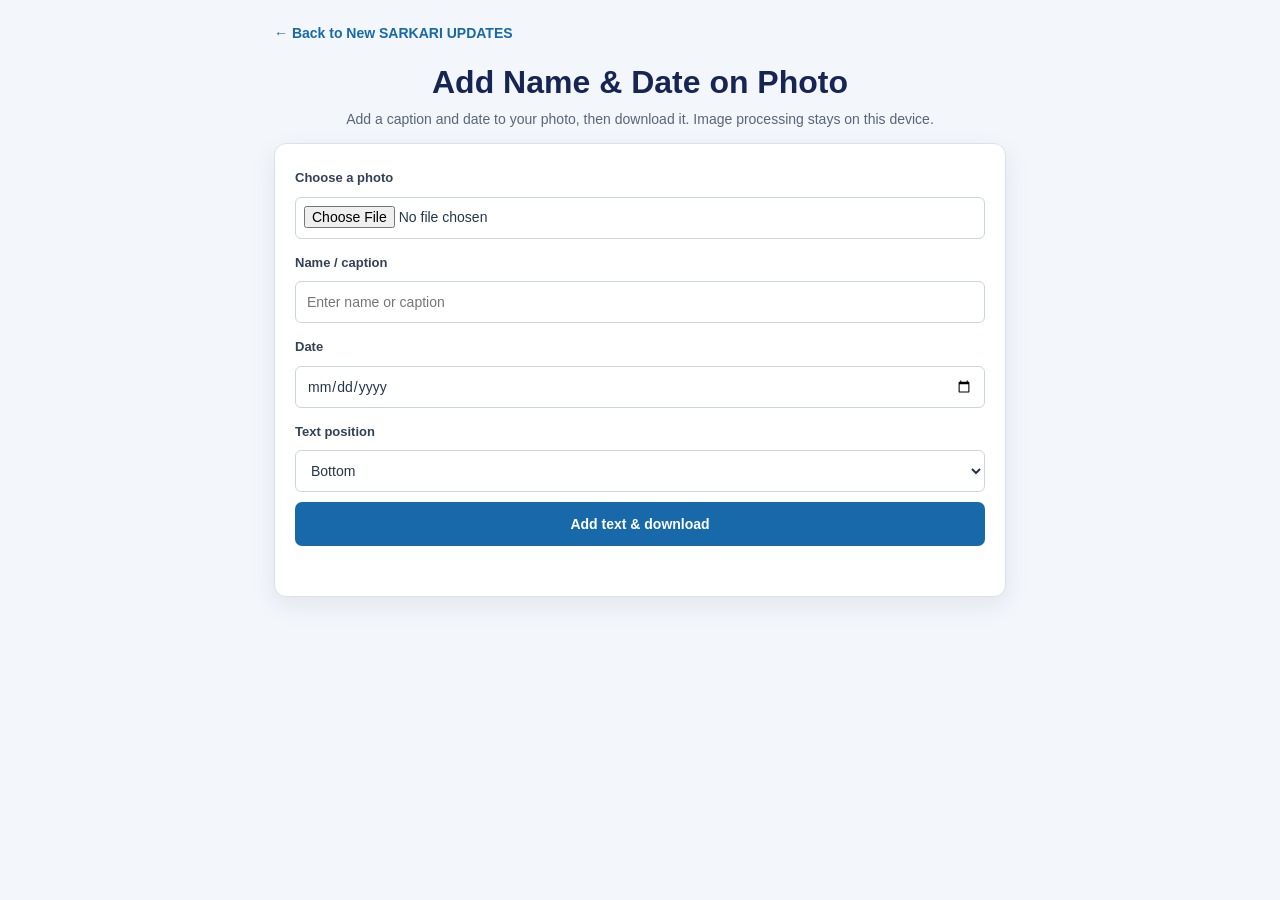
<file: add-name-date.html>
<!DOCTYPE html>
<html lang="en">
<head>
  <meta charset="UTF-8">
  <meta name="viewport" content="width=device-width, initial-scale=1">
  <meta name="description" content="Add a name and date to a photo in your browser.">
  <title>Add Name &amp; Date on Photo | New SARKARI UPDATES</title>
  <link rel="stylesheet" href="styles.css">
  <script src="script.js" defer></script>
</head>
<body class="signature-page">
  <main class="signature-page-wrap local-tool-page">
    <a class="signature-back-link" href="index.html">← Back to New SARKARI UPDATES</a>
    <header class="signature-tool-header"><h1>Add Name &amp; Date on Photo</h1><p>Add a caption and date to your photo, then download it. Image processing stays on this device.</p></header>
    <section class="signature-tool-card local-tool-card">
      <label class="local-tool-label" for="caption-image">Choose a photo</label>
      <input class="local-tool-input" id="caption-image" type="file" accept="image/jpeg,image/png,image/webp">
      <label class="local-tool-label" for="caption-name">Name / caption</label>
      <input class="local-tool-input" id="caption-name" type="text" maxlength="80" placeholder="Enter name or caption">
      <label class="local-tool-label" for="caption-date">Date</label>
      <input class="local-tool-input" id="caption-date" type="date">
      <label class="local-tool-label" for="caption-position">Text position</label>
      <select class="local-tool-input" id="caption-position"><option value="bottom">Bottom</option><option value="top">Top</option></select>
      <img class="local-tool-preview" id="caption-preview" alt="Photo preview" hidden>
      <button class="local-tool-primary" id="caption-download" type="button">Add text &amp; download</button>
      <p class="local-tool-status" id="caption-status" role="status" aria-live="polite"></p>
    </section>
  </main>
</body>
</html>
</file>
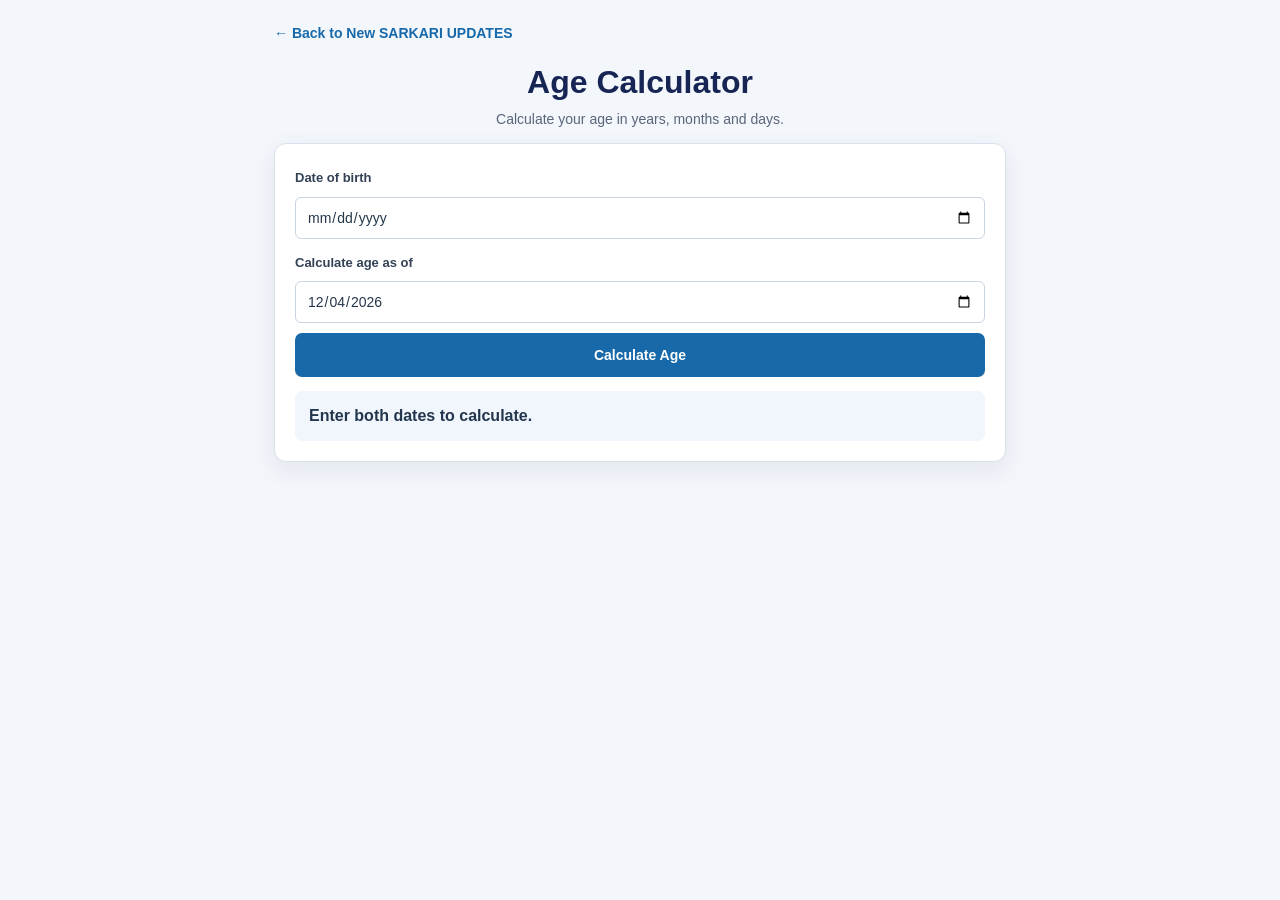
<file: age-calculator.html>
<!DOCTYPE html>
<html lang="en">
<head>
  <meta charset="UTF-8">
  <meta name="viewport" content="width=device-width, initial-scale=1">
  <meta name="description" content="Calculate age between two dates.">
  <title>Age Calculator | New SARKARI UPDATES</title>
  <link rel="stylesheet" href="styles.css">
  <script src="script.js" defer></script>
</head>
<body class="signature-page">
  <main class="signature-page-wrap local-tool-page">
    <a class="signature-back-link" href="index.html">← Back to New SARKARI UPDATES</a>
    <header class="signature-tool-header"><h1>Age Calculator</h1><p>Calculate your age in years, months and days.</p></header>
    <section class="signature-tool-card local-tool-card">
      <label class="local-tool-label" for="age-dob">Date of birth</label>
      <input class="local-tool-input" id="age-dob" type="date">
      <label class="local-tool-label" for="age-as-of">Calculate age as of</label>
      <input class="local-tool-input" id="age-as-of" type="date">
      <button class="local-tool-primary" id="calculate-age" type="button">Calculate Age</button>
      <p class="local-tool-result" id="age-result" role="status" aria-live="polite">Enter both dates to calculate.</p>
    </section>
  </main>
</body>
</html>
</file>
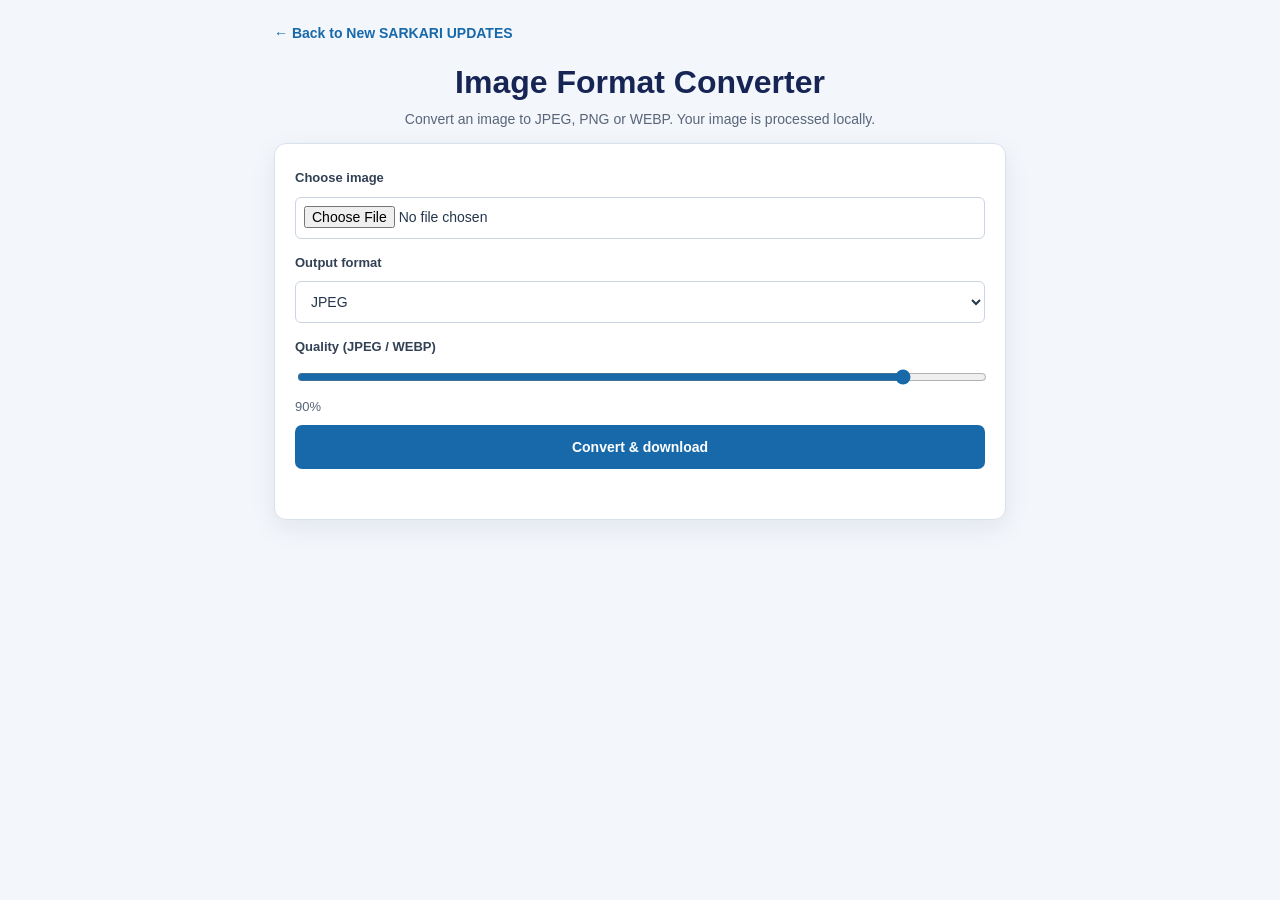
<file: image-format.html>
<!DOCTYPE html>
<html lang="en">
<head>
  <meta charset="UTF-8">
  <meta name="viewport" content="width=device-width, initial-scale=1">
  <meta name="description" content="Convert an image to JPEG, PNG or WEBP locally in your browser.">
  <title>Image Format Converter | New SARKARI UPDATES</title>
  <link rel="stylesheet" href="styles.css">
  <script src="script.js" defer></script>
</head>
<body class="signature-page">
  <main class="signature-page-wrap local-tool-page">
    <a class="signature-back-link" href="index.html">← Back to New SARKARI UPDATES</a>
    <header class="signature-tool-header"><h1>Image Format Converter</h1><p>Convert an image to JPEG, PNG or WEBP. Your image is processed locally.</p></header>
    <section class="signature-tool-card local-tool-card">
      <label class="local-tool-label" for="format-image">Choose image</label>
      <input class="local-tool-input" id="format-image" type="file" accept="image/jpeg,image/png,image/webp">
      <label class="local-tool-label" for="format-type">Output format</label>
      <select class="local-tool-input" id="format-type"><option value="image/jpeg">JPEG</option><option value="image/png">PNG</option><option value="image/webp">WEBP</option></select>
      <label class="local-tool-label" for="format-quality">Quality (JPEG / WEBP)</label>
      <input class="local-tool-input" id="format-quality" type="range" min="10" max="100" value="90">
      <span class="local-tool-help" id="format-quality-value">90%</span>
      <button class="local-tool-primary" id="format-download" type="button">Convert &amp; download</button>
      <p class="local-tool-status" id="format-status" role="status" aria-live="polite"></p>
    </section>
  </main>
</body>
</html>
</file>
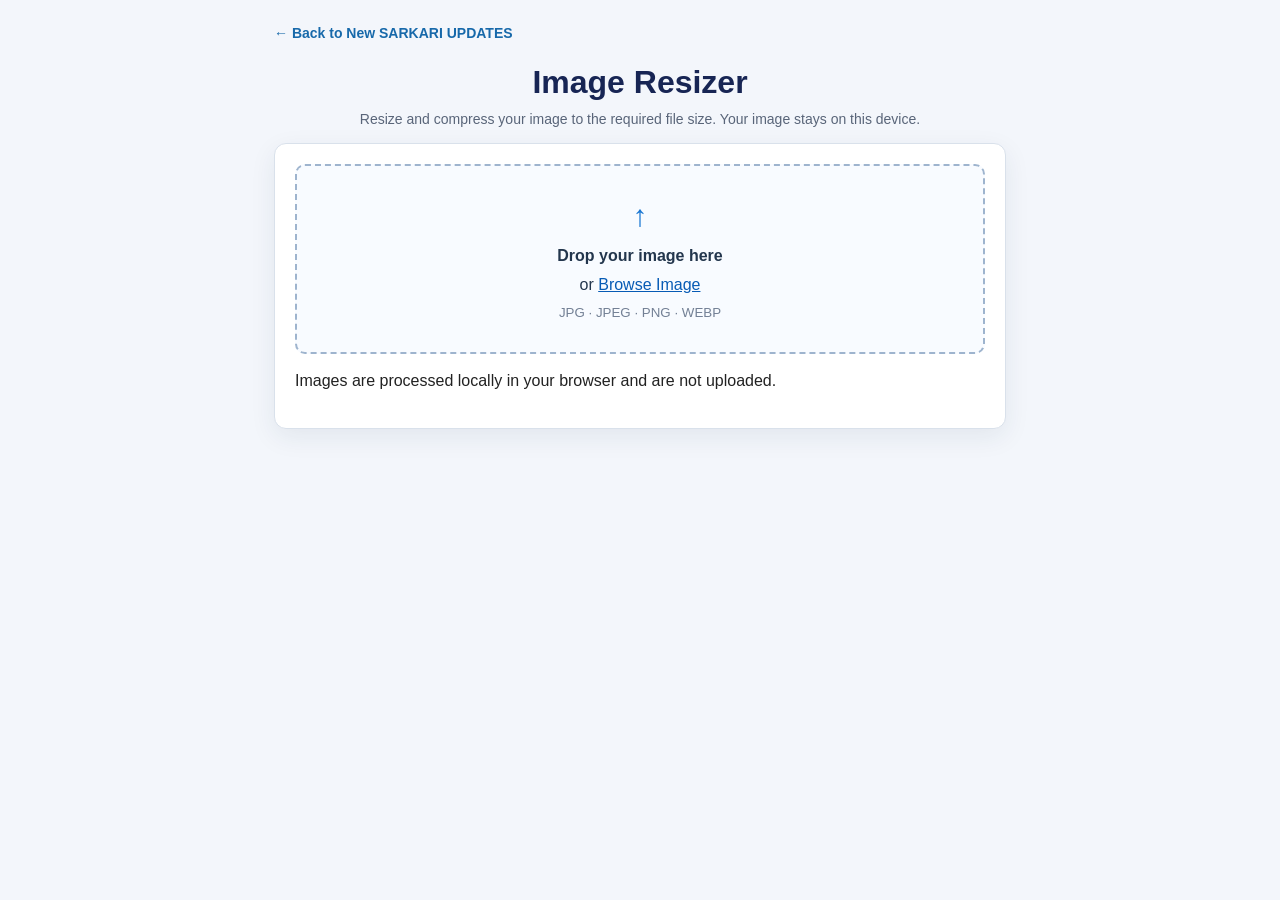
<file: image-resizer.html>
<!DOCTYPE html>
<html lang="en">
<head>
  <meta charset="UTF-8">
  <meta name="viewport" content="width=device-width, initial-scale=1">
  <meta name="description" content="Resize and compress an image to a target file size in your browser.">
  <title>Image Resizer | New SARKARI UPDATES</title>
  <link rel="stylesheet" href="styles.css">
  <script src="script.js" defer></script>
</head>
<body class="signature-page">
  <main class="signature-page-wrap image-resizer-page">
    <a class="signature-back-link" href="index.html">← Back to New SARKARI UPDATES</a>
    <header class="signature-tool-header">
      <h1>Image Resizer</h1>
      <p>Resize and compress your image to the required file size. Your image stays on this device.</p>
    </header>

    <section class="signature-tool-card image-resizer-card" aria-label="Image resizer">
      <label class="signature-upload" id="image-drop-area" for="image-file-input">
        <span class="signature-upload-icon" aria-hidden="true">↑</span>
        <strong>Drop your image here</strong>
        <span>or <span class="signature-browse">Browse Image</span></span>
        <small>JPG · JPEG · PNG · WEBP</small>
        <input id="image-file-input" type="file" accept="image/jpeg,image/png,image/webp" hidden>
      </label>

      <div class="image-resizer-workspace" id="image-workspace" hidden>
        <div class="image-resizer-file-row">
          <div>
            <strong id="image-file-name">Image</strong>
            <span id="image-file-info"></span>
          </div>
          <button class="image-secondary-button" type="button" id="image-change-button">Change</button>
        </div>

        <div class="image-resizer-preview-wrap">
          <img id="image-preview" alt="Selected image preview">
        </div>

        <div class="image-settings">
          <h2>Choose Target Size</h2>
          <div class="image-size-presets" aria-label="Target size presets">
            <button type="button" data-image-kb="10">10 KB</button>
            <button type="button" data-image-kb="20">20 KB</button>
            <button type="button" data-image-kb="30">30 KB</button>
            <button type="button" data-image-kb="40">40 KB</button>
            <button type="button" data-image-kb="50">50 KB</button>
            <button type="button" data-image-kb="100">100 KB</button>
            <button type="button" data-image-kb="200">200 KB</button>
            <button type="button" data-image-kb="500">500 KB</button>
          </div>

          <div class="image-manual-size">
            <label for="image-target-kb"><strong>Manual Size</strong><small>Enter a target between 5 KB and 5000 KB.</small></label>
            <div class="image-manual-controls">
              <div class="image-kb-input"><input id="image-target-kb" type="number" min="5" max="5000" step="1" value="20" inputmode="numeric"><span>KB</span></div>
              <button type="button" id="image-set-target">Set</button>
            </div>
          </div>

          <p class="image-selected-target">Target size: <strong id="image-target-label">20 KB</strong></p>
          <button class="image-resize-button" type="button" id="image-resize-button" disabled>
            <span id="image-resize-label">Resize Image</span>
            <span class="image-resize-spinner" id="image-resize-spinner" hidden aria-hidden="true"></span>
          </button>
          <div class="image-progress" id="image-progress" hidden role="status" aria-live="polite">Preparing image…</div>
          <p class="image-resizer-error" id="image-error" role="status" aria-live="polite"></p>
        </div>

        <section class="image-result" id="image-result" hidden aria-labelledby="image-result-title">
          <div class="image-result-check" aria-hidden="true">✓</div>
          <h2 id="image-result-title">Image Resized Successfully</h2>
          <p>Your image is ready to download.</p>
          <div class="image-result-sizes">
            <div><small>Original</small><strong id="image-original-result">—</strong></div>
            <span aria-hidden="true">→</span>
            <div><small>New Size</small><strong id="image-new-result">—</strong></div>
          </div>
          <a class="image-download-button" id="image-download" download="resized-image.jpg">↓ Download Image</a>
          <button class="image-another-button" type="button" id="image-another-button">Resize Another Image</button>
        </section>
      </div>
      <p class="image-privacy-note">Images are processed locally in your browser and are not uploaded.</p>
    </section>
  </main>
</body>
</html>
</file>
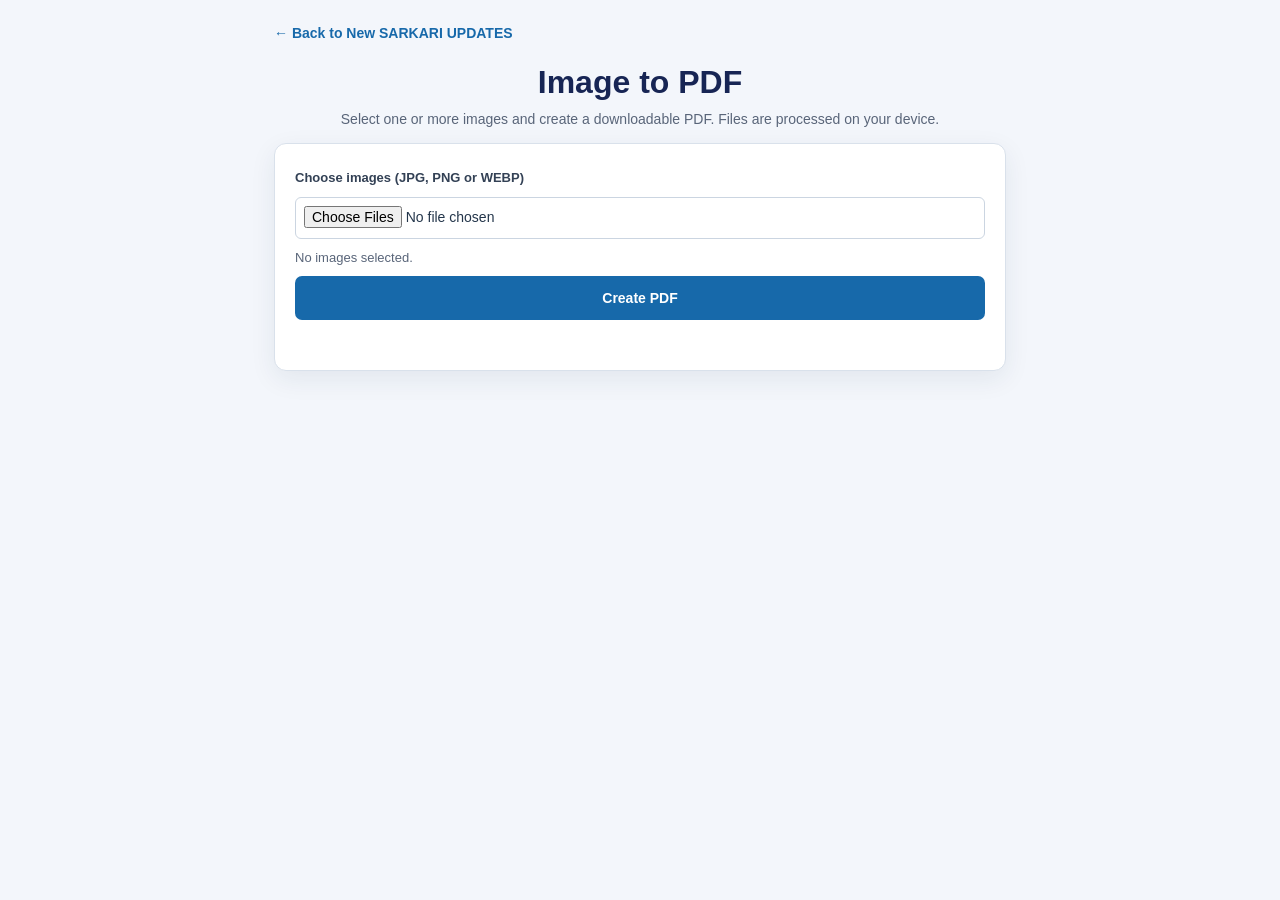
<file: image-to-pdf.html>
<!DOCTYPE html>
<html lang="en">
<head>
  <meta charset="UTF-8">
  <meta name="viewport" content="width=device-width, initial-scale=1">
  <meta name="description" content="Convert images into a PDF document locally in your browser.">
  <title>Image to PDF | New SARKARI UPDATES</title>
  <link rel="stylesheet" href="styles.css">
  <script src="script.js" defer></script>
</head>
<body class="signature-page">
  <main class="signature-page-wrap local-tool-page">
    <a class="signature-back-link" href="index.html">← Back to New SARKARI UPDATES</a>
    <header class="signature-tool-header"><h1>Image to PDF</h1><p>Select one or more images and create a downloadable PDF. Files are processed on your device.</p></header>
    <section class="signature-tool-card local-tool-card">
      <label class="local-tool-label" for="pdf-images">Choose images (JPG, PNG or WEBP)</label>
      <input class="local-tool-input" id="pdf-images" type="file" accept="image/jpeg,image/png,image/webp" multiple>
      <p class="local-tool-help" id="pdf-file-list">No images selected.</p>
      <button class="local-tool-primary" id="make-pdf" type="button">Create PDF</button>
      <p class="local-tool-status" id="pdf-status" role="status" aria-live="polite"></p>
    </section>
  </main>
</body>
</html>
</file>
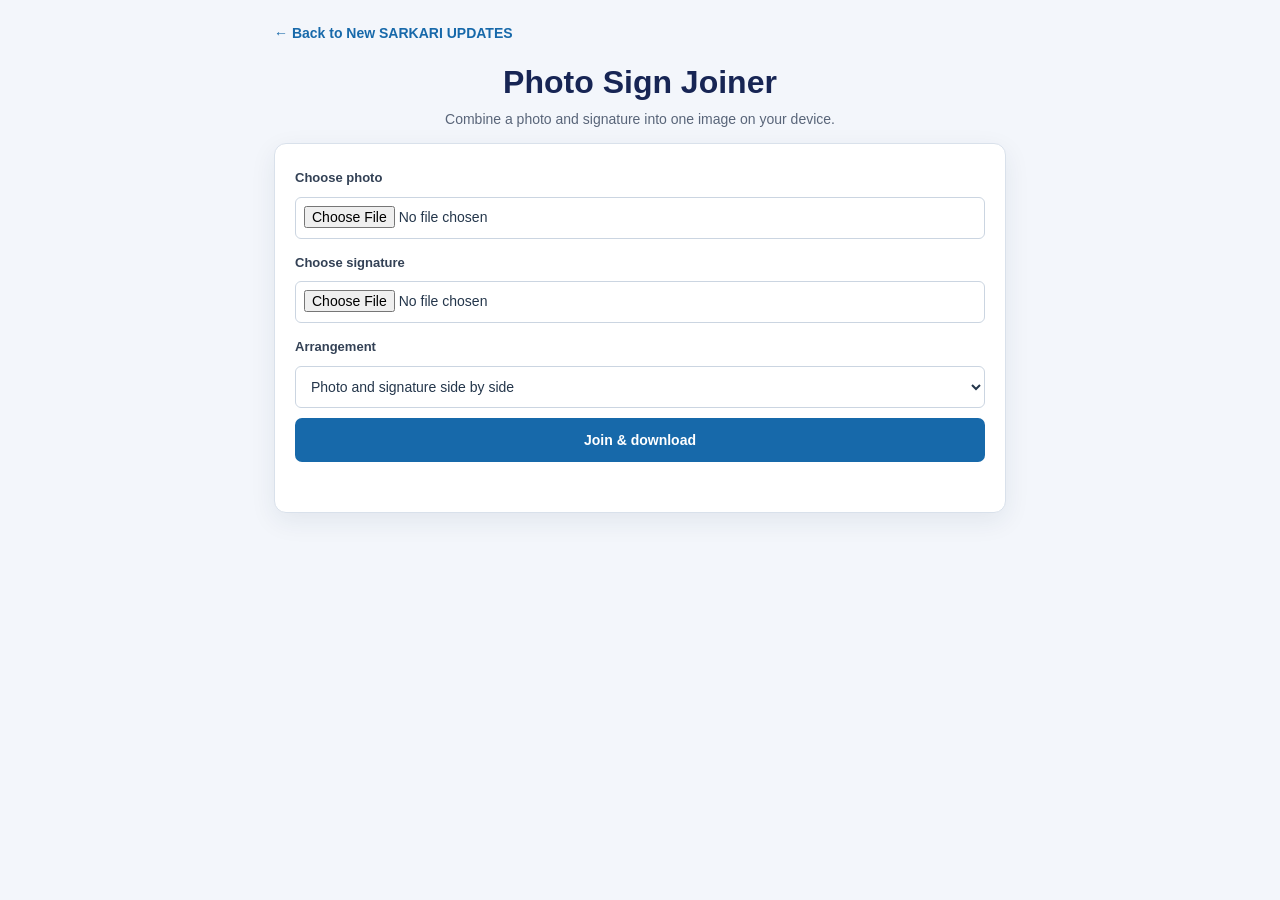
<file: photo-sign-joiner.html>
<!DOCTYPE html>
<html lang="en">
<head>
  <meta charset="UTF-8">
  <meta name="viewport" content="width=device-width, initial-scale=1">
  <meta name="description" content="Join a photo and signature into one image locally in your browser.">
  <title>Photo Sign Joiner | New SARKARI UPDATES</title>
  <link rel="stylesheet" href="styles.css">
  <script src="script.js" defer></script>
</head>
<body class="signature-page">
  <main class="signature-page-wrap local-tool-page">
    <a class="signature-back-link" href="index.html">← Back to New SARKARI UPDATES</a>
    <header class="signature-tool-header"><h1>Photo Sign Joiner</h1><p>Combine a photo and signature into one image on your device.</p></header>
    <section class="signature-tool-card local-tool-card">
      <label class="local-tool-label" for="join-photo">Choose photo</label>
      <input class="local-tool-input" id="join-photo" type="file" accept="image/jpeg,image/png,image/webp">
      <label class="local-tool-label" for="join-signature">Choose signature</label>
      <input class="local-tool-input" id="join-signature" type="file" accept="image/jpeg,image/png,image/webp">
      <label class="local-tool-label" for="join-layout">Arrangement</label>
      <select class="local-tool-input" id="join-layout"><option value="horizontal">Photo and signature side by side</option><option value="vertical">Photo above signature</option></select>
      <button class="local-tool-primary" id="join-download" type="button">Join &amp; download</button>
      <p class="local-tool-status" id="join-status" role="status" aria-live="polite"></p>
    </section>
  </main>
</body>
</html>
</file>
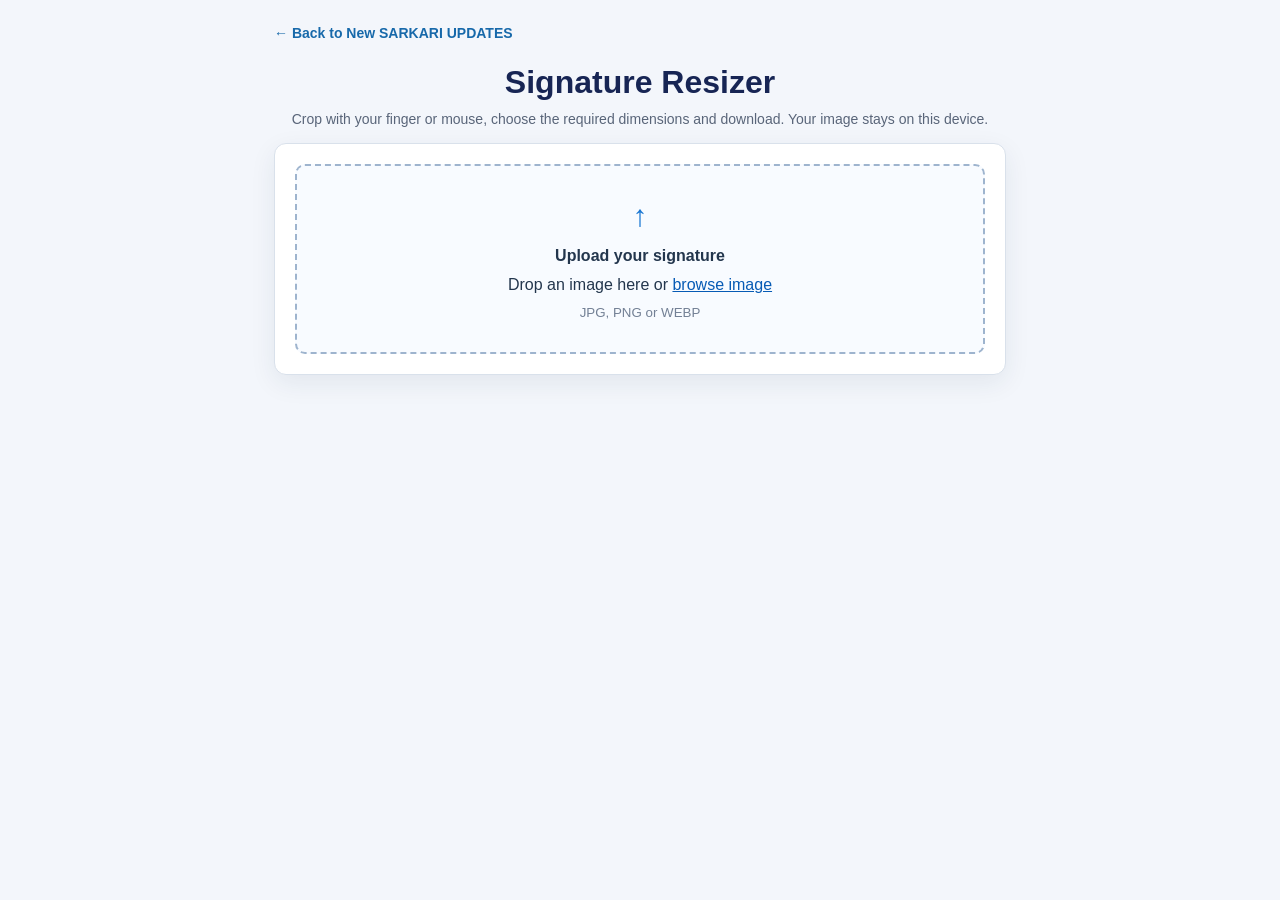
<file: signature-resizer.html>
<!DOCTYPE html>
<html lang="en">
<head>
  <meta charset="UTF-8">
  <meta name="viewport" content="width=device-width, initial-scale=1">
  <meta name="description" content="Resize, crop and compress a signature image in your browser.">
  <title>Signature Resizer | New SARKARI UPDATES</title>
  <link rel="stylesheet" href="styles.css">
  <script src="script.js" defer></script>
</head>
<body class="signature-page">
  <main class="signature-page-wrap">
    <a class="signature-back-link" href="index.html">← Back to New SARKARI UPDATES</a>
    <header class="signature-tool-header">
      <h1>Signature Resizer</h1>
      <p>Crop with your finger or mouse, choose the required dimensions and download. Your image stays on this device.</p>
    </header>

    <section class="signature-tool-card" aria-label="Signature image editor">
      <label class="signature-upload" id="signature-drop-area" for="signature-file">
        <span class="signature-upload-icon" aria-hidden="true">↑</span>
        <strong>Upload your signature</strong>
        <span>Drop an image here or <span class="signature-browse">browse image</span></span>
        <small>JPG, PNG or WEBP</small>
        <input id="signature-file" type="file" accept="image/jpeg,image/png,image/webp" hidden>
      </label>

      <div class="signature-editor" id="signature-editor" hidden>
        <p class="signature-file-info" id="signature-file-info"></p>
        <div class="signature-preview-wrap" id="signature-preview-wrap">
          <canvas id="signature-preview" aria-label="Signature preview. Drag to select a crop area."></canvas>
          <span class="signature-crop-hint" id="signature-crop-hint" hidden>Drag on the image to select a crop area</span>
        </div>
        <div class="signature-actions signature-edit-actions">
          <button type="button" id="signature-crop-toggle" aria-pressed="false">✂ Crop</button>
          <button type="button" id="signature-crop-apply" disabled>Apply crop</button>
          <button type="button" id="signature-rotate-left" aria-label="Rotate left">↶ Rotate left</button>
          <button type="button" id="signature-rotate-right" aria-label="Rotate right">Rotate right ↷</button>
        </div>

        <div class="signature-controls signature-unit-controls">
          <label>Units
            <select id="signature-unit">
              <option value="px">Pixels (px)</option>
              <option value="cm">Centimeters (cm)</option>
              <option value="in">Inches (in)</option>
            </select>
          </label>
          <label>Width<input id="signature-width" type="number" min="0.01" step="any" value="140"></label>
          <label>Height<input id="signature-height" type="number" min="0.01" step="any" value="60"></label>
          <label>DPI<input id="signature-dpi" type="number" min="1" max="2400" step="1" value="200"></label>
          <label>Target size (KB)<input id="signature-size" type="number" min="1" step="0.1" value="20"></label>
        </div>
        <label class="signature-ratio"><input id="signature-ratio" type="checkbox" checked> Maintain aspect ratio</label>

        <div class="signature-actions">
          <button type="button" class="signature-primary" id="signature-process">Resize &amp; compress</button>
          <button type="button" class="signature-reset" id="signature-reset">Choose another image</button>
        </div>
        <p class="signature-status" id="signature-status" role="status" aria-live="polite"></p>
        <a class="signature-download" id="signature-download" hidden download="resized-signature.jpg">Download signature</a>
      </div>
    </section>
  </main>
</body>
</html>
</file>
<file: styles.css>
:root{color-scheme:light;--red:#ae173d;--ink:#222;--blue:#071c91;--border:#d1d1d1}*{box-sizing:border-box}html{scroll-behavior:smooth}body{margin:0;background:#fff;color:var(--ink);font-family:Arial,Helvetica,sans-serif;line-height:1.35}a{color:#0000c8}a:hover,a:focus-visible{color:#b0173c}.site-header{background:var(--red)}.brand-row{max-width:1080px;height:142px;margin:0 auto;padding:12px 24px;display:flex;align-items:center;position:relative}.brand-mark{width:100px;height:100px;display:grid;place-items:center;border:5px double #e9c9d4;border-radius:50%;background:#f0f0f0;color:#102b75;font-family:Georgia,serif;font-size:29px;font-weight:800;text-decoration:none;box-shadow:0 0 0 5px rgba(255,255,255,.16)}.brand-mark.has-image{border:0;border-radius:0;background:transparent;box-shadow:none}.brand-mark img{width:100%;height:100%;object-fit:contain}.brand-copy{position:absolute;left:50%;transform:translateX(-50%);text-align:center;white-space:nowrap;color:#fff}.brand-title{color:#fff;font-size:clamp(24px,4vw,34px);font-weight:800;text-decoration:none}.brand-copy p{margin:0;font-size:14px;font-weight:700}.main-nav{min-height:39px;display:flex;justify-content:center;flex-wrap:wrap;background:#050505}.main-nav a{min-height:39px;padding:10px 13px;color:#fff;border-right:1px solid #666;font-size:14px;text-decoration:none}.main-nav a:hover,.main-nav a:focus-visible{background:#eee;color:#111}.menu-toggle{display:none}.header-tools{display:flex;gap:10px;overflow-x:auto;padding:9px max(12px,calc((100% - 1080px)/2));background:#f6f8fb;border-bottom:1px solid #e2e7ed;scrollbar-width:thin}.header-tools a,.tools-list a{flex:0 0 auto;padding:6px 12px;border-radius:20px;background:#2d9699;color:#fff;font-size:12px;text-decoration:none;white-space:nowrap}.header-tools a:hover,.header-tools a:focus-visible,.tools-list a:hover,.tools-list a:focus-visible{background:#248585;color:#fff}.page-wrap{width:min(1080px,100%);margin:0 auto;padding:10px 0 20px}.intro{padding:3px 14px 0;text-align:center}.intro h1{margin:0 0 20px;color:var(--blue);font-family:Georgia,'Times New Roman',serif;font-size:clamp(19px,2.5vw,22px)}.welcome{margin:0 0 14px;color:#b00000;font-size:14px}.quick-links{margin:0 0 13px;font-size:14px}.quick-links span{margin:0 4px;color:#c40000}.ticker{overflow:hidden;margin:0 0 13px;padding:6px 0;border-top:1px solid #eee;border-bottom:1px solid #eee}.ticker-track{width:max-content;display:flex;align-items:center;gap:7px;animation:ticker-scroll 32s linear infinite;white-space:nowrap;font-family:Georgia,'Times New Roman',serif;font-size:15px}.ticker-track a{color:#0000c8}.ticker:hover .ticker-track{animation-play-state:paused}@keyframes ticker-scroll{to{transform:translateX(-50%)}}.featured-grid{display:grid;grid-template-columns:repeat(4,1fr);gap:3px;margin:0 8px 13px}.featured-grid a{min-height:54px;display:grid;place-items:center;padding:7px;border:2px solid #fff;color:#fff;text-align:center;text-decoration:none;font-size:13px;font-weight:700;line-height:1.15;background:#8d9200}.featured-grid a:nth-child(2){background:#1d2fc8}.featured-grid a:nth-child(3){background:#ff6800}.featured-grid a:nth-child(4){background:#a90000}.featured-grid a:nth-child(5){background:#ff3212}.featured-grid a:nth-child(6){background:#087500}.featured-grid a:nth-child(7){background:#dc27aa}.featured-grid a:nth-child(8){background:#1976d2}.featured-grid a:hover{filter:brightness(.88)}.tools-section{margin:0 8px 16px;border:1px solid #e4a333;scroll-margin-top:10px}.tools-list{display:flex;gap:10px;overflow-x:auto;padding:12px;scrollbar-width:thin}.tools-list a{padding:7px 12px;font-size:13px}.updates-grid{display:grid;grid-template-columns:repeat(3,minmax(0,1fr));align-items:stretch;gap:14px;margin:0 0 20px}#result{grid-column:1;grid-row:1}#admit-card{grid-column:2;grid-row:1}#latest-jobs{grid-column:3;grid-row:1}.updates-section{min-width:0;display:flex;flex-direction:column;overflow:hidden;border:1px solid #e4a333;border-radius:7px;background:#fff;box-shadow:0 3px 12px rgba(28,39,56,.07);scroll-margin-top:10px}.primary-update-section{border-color:#d99b2b}.section-title{margin:0;padding:9px 10px;background:var(--red);color:#fff;text-align:center;font-size:20px;line-height:1.3}.update-list{flex:1;min-height:200px;margin:0;padding:12px 14px 4px 31px}.update-list li{margin:0 0 12px;padding-left:2px;font-size:14px;line-height:1.4;overflow-wrap:anywhere}.update-list a{text-decoration:underline;text-decoration-thickness:1px;text-underline-offset:2px}.view-more{display:block;margin:auto 10px 10px;padding:8px 10px;border-radius:5px;background:#f5f7fb;text-align:right;font-size:13px;font-weight:700;text-decoration:none}.view-more:hover,.view-more:focus-visible{background:#edf1f8;text-decoration:underline}.notice{margin:18px 8px 10px;padding:10px 12px;border:0;background:#fff;color:#c40000;text-align:center;font-family:Georgia,'Times New Roman',serif;font-size:14px;line-height:1.25}.notice a{display:none}.footer-brand{display:grid;justify-items:center;gap:8px;margin:12px 8px 8px}.footer-brand a{display:inline-flex;max-width:100%;align-items:center;justify-content:center}.footer-brand img{display:block;width:auto;height:auto;max-width:min(250px,72vw);max-height:230px;object-fit:contain}#footer-brand-image[hidden]{display:none}.footer-brand strong{color:#172554;font-family:Georgia,'Times New Roman',serif;font-size:clamp(18px,4vw,26px);letter-spacing:.04em;text-align:center}.trademark-note{max-width:900px;margin:4px auto 18px;padding:0 14px;color:#c40000;text-align:center;font-family:Georgia,'Times New Roman',serif;font-size:14px;line-height:1.35}.site-footer{padding:24px 16px 0;background:#10182f;color:#f5f7fb;font-size:14px}.footer-columns{width:min(900px,100%);display:grid;grid-template-columns:repeat(3,minmax(0,1fr));gap:32px;margin:0 auto;padding:0 8px 24px}.footer-columns section{min-width:0;display:flex;flex-direction:column;align-items:flex-start;gap:8px}.footer-columns h2{margin:0 0 5px;padding-bottom:5px;border-bottom:1px solid #d99b2b;color:#fff;font-size:16px}.footer-columns a{color:#f5f7fb;font-size:13px;text-decoration:none}.footer-columns a:hover,.footer-columns a:focus-visible{color:#ffd36e;text-decoration:underline}.footer-copyright{margin:0 -16px;padding:12px 16px;border-top:1px solid #536078;text-align:center;font-family:Georgia,'Times New Roman',serif;font-size:16px;font-weight:700}.signature-tool{max-width:760px;margin:22px auto;padding:0 12px;scroll-margin-top:16px}.signature-tool-header{margin-bottom:14px;text-align:center}.signature-tool-header h2{margin:0 0 5px;color:#172554;font-size:24px}.signature-tool-header p{margin:0;color:#596579;font-size:14px}.signature-tool-card{padding:20px;border:1px solid #d9e1eb;border-radius:12px;background:#fff;box-shadow:0 8px 26px rgba(25,45,75,.08)}.signature-page{min-height:100vh;background:#f3f6fb}.signature-page-wrap{width:min(760px,100%);margin:0 auto;padding:22px 14px 40px}.signature-back-link{display:inline-block;margin-bottom:18px;color:#1769aa;font-size:14px;font-weight:700;text-decoration:none}.signature-page .signature-tool-header h1{margin:0 0 6px;color:#172554;font-size:clamp(24px,5vw,32px)}.signature-page .signature-tool-card{padding:20px}.signature-upload{min-height:190px;display:flex;flex-direction:column;align-items:center;justify-content:center;gap:8px;border:2px dashed #9eb4ce;border-radius:10px;background:#f8fbff;color:#23364d;cursor:pointer;text-align:center}.signature-upload.is-dragging{border-color:#1976d2;background:#edf6ff}.signature-upload-icon{color:#1976d2;font-size:30px;font-weight:700}.signature-upload small{color:#738095}.signature-browse{color:#075bb5;text-decoration:underline}.signature-editor[hidden],.signature-download[hidden]{display:none}.signature-preview-wrap{position:relative;min-height:170px;max-height:52vh;display:grid;place-items:center;overflow:hidden;border:1px solid #e3e8ef;border-radius:8px;background:repeating-conic-gradient(#f5f7fa 0% 25%,#fff 0% 50%) 50%/18px 18px;touch-action:none}#signature-preview{display:block;width:auto;height:auto;max-width:100%;max-height:52vh;object-fit:contain;touch-action:none}#signature-preview.is-cropping{cursor:crosshair}.signature-file-info{margin:10px 0 16px;color:#596579;font-size:13px;overflow-wrap:anywhere}.signature-controls{display:grid;grid-template-columns:repeat(3,minmax(0,1fr));gap:12px}.signature-controls label,.admin-form>label,.admin-field-row label{display:grid;gap:6px;color:#334155;font-size:13px;font-weight:700}.signature-controls input,.local-tool-input{width:100%;min-width:0;padding:9px 10px;border:1px solid #cbd5e1;border-radius:6px;background:#fff;color:#24364b;font:14px Arial,sans-serif}.signature-ratio{display:inline-flex;align-items:center;gap:7px;margin:13px 0;color:#475569;font-size:13px}.signature-ratio input{accent-color:#1769aa}.signature-actions,.admin-actions{display:flex;align-items:center;flex-wrap:wrap;gap:9px}.signature-actions button,.signature-reset,.signature-download,.image-secondary-button{min-height:40px;padding:9px 13px;border:1px solid #cbd5e1;border-radius:6px;background:#fff;color:#24364b;font:700 13px Arial,sans-serif;cursor:pointer;text-decoration:none}.signature-actions .signature-primary,.signature-download{border-color:#1769aa;background:#1769aa;color:#fff}.signature-download{display:inline-flex;align-items:center;margin-top:8px}.signature-status,.local-tool-status{min-height:20px;margin:12px 0 0;color:#475569;font-size:13px;overflow-wrap:anywhere}.signature-status.is-error{color:#b42318}.signature-reset{margin-top:8px}.signature-tool-launch{text-align:center}.signature-tool-launch h2{margin:0 0 8px;color:#172554}.signature-tool-launch p{margin:0 0 16px;color:#596579}.signature-launch-link{display:inline-flex;align-items:center;justify-content:center;min-height:42px;padding:10px 18px;border-radius:7px;background:#1769aa;color:#fff;font-weight:700;text-decoration:none}.signature-launch-link:hover,.signature-launch-link:focus-visible{background:#12568c;color:#fff}.local-tool-page{max-width:760px}.local-tool-card{display:grid;gap:10px}.local-tool-label{display:block;margin-top:5px;color:#334155;font-size:13px;font-weight:700}.local-tool-input{min-height:42px;padding:9px 11px}.local-tool-input[type=file]{padding:8px}.local-tool-input[type=range]{min-height:auto;padding:0;accent-color:#1769aa}.local-tool-primary{min-height:44px;padding:10px 16px;border:0;border-radius:7px;background:#1769aa;color:#fff;font:700 14px Arial,sans-serif;cursor:pointer}.local-tool-primary:hover,.local-tool-primary:focus-visible{background:#12568c}.local-tool-help,.local-tool-status{margin:0;color:#596579;font-size:13px;overflow-wrap:anywhere}.local-tool-result{margin:4px 0 0;padding:14px;border-radius:7px;background:#f1f6fc;color:#23364d;font-weight:700}.local-tool-preview{display:block;max-width:100%;max-height:360px;margin:8px auto;object-fit:contain;border:1px solid #e3e8ef;border-radius:7px}.local-tool-preview[hidden]{display:none}.notice-page{min-height:100vh;background:#fff;font-family:Arial,Helvetica,sans-serif}.notice-site-header{min-height:46px;display:flex;justify-content:space-between;align-items:center;gap:12px;padding:10px max(16px,calc((100% - 1080px)/2));background:#ae173d}.notice-site-header a{color:#fff;font-size:13px;font-weight:700;text-decoration:none}.notice-detail{width:min(1000px,calc(100% - 32px));margin:20px auto 40px;color:#24364b}.notice-breadcrumb{margin-bottom:14px;color:#64748b;font-size:13px}.notice-breadcrumb a{color:#1769aa}.notice-heading{display:grid;grid-template-columns:130px minmax(0,1fr);column-gap:18px;padding:12px 14px 18px;border:1px solid #d7dce2;border-bottom:0}.notice-organization{grid-column:1;grid-row:1/span 2;margin:5px 0;color:#b0173c;font-family:Georgia,serif;font-size:13px;text-align:center}.notice-heading h1{margin:0 0 10px;color:#d00;font-family:Georgia,'Times New Roman',serif;font-size:clamp(21px,3vw,30px);line-height:1.2}.notice-summary{margin:0 0 12px;font-family:Georgia,'Times New Roman',serif;font-size:14px;line-height:1.5;white-space:pre-line}.notice-meta{grid-column:1/-1;margin:12px 0 0;font-size:13px}.notice-panel{margin:0;padding:12px;border:1px solid #d4d4d4;border-bottom:0}.notice-panel h2{margin:0 0 9px;color:#07833b;font-family:Georgia,'Times New Roman',serif;font-size:20px;line-height:1.25;text-align:center}.notice-panel ul,.notice-panel ol{margin:8px 0;padding-left:22px}.notice-panel li,.notice-panel p{margin:5px 0;font-family:Georgia,'Times New Roman',serif;font-size:13px;line-height:1.45}.notice-panel [data-lines] p{overflow-wrap:anywhere}.notice-table-scroll{overflow-x:auto}.notice-panel table{width:100%;border-collapse:collapse;font-family:Georgia,'Times New Roman',serif;font-size:12px}.notice-panel th,.notice-panel td{padding:8px;border:1px solid #777;text-align:left;vertical-align:top;overflow-wrap:anywhere}.notice-panel th{background:#f0f4f8;color:#123}.notice-two-columns{display:grid;grid-template-columns:repeat(2,minmax(0,1fr));gap:14px}.notice-links{display:flex;justify-content:center;flex-wrap:wrap;gap:10px;padding:14px;border:1px solid #d4d4d4}.notice-links a{padding:10px 16px;border-radius:5px;background:#1769aa;color:#fff;font-size:14px;font-weight:700;text-decoration:none}.notice-links a[hidden]{display:none}.notice-links a:not(.notice-apply){background:#fff;color:#1769aa;border:1px solid #1769aa}.notice-disclaimer,.admin-storage-note{margin:14px 0;padding:11px;border:1px solid #e8d28f;border-radius:6px;background:#fff9e8;color:#5c4e2b;font-size:12px}.update-detail-heading{grid-template-columns:1fr}.update-detail-heading h1{color:#d00}.update-category-label{margin:0 0 7px;color:#07833b;font-size:13px;font-weight:700;text-transform:uppercase}.update-detail .notice-panel ul{line-height:1.7}.update-detail .notice-panel[hidden]{display:none}.update-admin-card{margin-top:22px}.admin-page{max-width:820px}.admin-form{display:grid;gap:14px}.admin-form label small{color:#64748b;font-size:12px;font-weight:400}.admin-form textarea.local-tool-input{min-height:76px;height:auto;resize:vertical;line-height:1.45}.admin-field-row{display:grid;grid-template-columns:repeat(2,minmax(0,1fr));gap:12px}.admin-actions .signature-launch-link{min-height:42px}.admin-branding{margin:22px 0 30px}.admin-branding>h2{margin:0 0 6px;color:#172554;font-size:22px}.admin-branding>p{margin:0 0 14px;color:#596579;font-size:14px;line-height:1.55}.admin-branding .admin-form{grid-template-columns:repeat(2,minmax(0,1fr))}.admin-branding .admin-form>label{grid-column:auto}.admin-branding .admin-form h3,.admin-branding .admin-actions,.admin-branding .local-tool-status{grid-column:1/-1}.admin-branding .admin-form h3{margin:4px 0 0;padding-bottom:7px;border-bottom:1px solid #e2e8f0;color:#334155;font-size:15px}.update-admin-page{max-width:920px}.update-admin-page .signature-tool-header{text-align:left}.update-admin-page .admin-storage-note{line-height:1.5}.update-admin-form{grid-template-columns:repeat(2,minmax(0,1fr));gap:11px}.update-admin-form>label{min-width:0}.update-admin-form .update-admin-title-field,.update-admin-links,.update-admin-inline-actions,.update-admin-form .admin-actions,.update-admin-status{grid-column:1/-1}.update-admin-inline-actions{display:flex;flex-wrap:wrap;gap:8px}.update-admin-inline-actions button{min-height:38px;padding:8px 11px}.update-admin-delete{color:#a11b2e}.update-admin-delete:disabled{opacity:.5;cursor:not-allowed}.update-admin-links{min-width:0;margin:0;padding:10px;border:1px solid #d9e1eb;border-radius:7px}.update-admin-links legend{padding:0 5px;color:#334155;font-size:13px;font-weight:700}.update-admin-links .local-tool-help{margin:0 0 8px}.update-admin-links-list{display:grid;gap:8px;margin-bottom:9px}.update-admin-link-row{display:grid;grid-template-columns:minmax(120px,.8fr) minmax(160px,1.2fr) auto;gap:7px;align-items:center}.update-admin-link-row .local-tool-input{min-width:0}.update-admin-remove-link{padding:8px 10px;color:#a11b2e}.update-admin-form .admin-actions{padding-top:2px}.update-admin-status{min-height:18px}.image-resizer-card{padding:22px}.image-resizer-workspace[hidden],.image-result[hidden],.image-progress[hidden],.image-resize-spinner[hidden]{display:none}.image-resizer-file-row{display:flex;align-items:center;justify-content:space-between;gap:12px;margin-bottom:14px;color:#23364d}.image-resizer-preview-wrap{min-height:190px;max-height:48vh;display:grid;place-items:center;overflow:hidden;border:1px solid #e3e8ef;border-radius:8px;background:#f5f7fa}.image-resizer-preview-wrap img{max-width:100%;max-height:46vh;object-fit:contain}.image-settings{margin-top:20px}.image-size-presets{display:grid;grid-template-columns:repeat(4,minmax(0,1fr));gap:8px}.image-size-presets button,.image-manual-controls button,.image-another-button{padding:9px 13px;border:1px solid #cbd5e1;border-radius:6px;background:#fff;color:#24364b;font:700 13px Arial,sans-serif;cursor:pointer}.image-manual-size{display:flex;align-items:center;justify-content:space-between;gap:14px;margin-top:16px;padding:13px;border:1px solid #e1e7ef;border-radius:8px;background:#f8fafc}.image-manual-controls{display:flex;gap:8px;align-items:center}.image-kb-input{display:flex;align-items:center;gap:7px;padding:0 9px;border:1px solid #cbd5e1;border-radius:6px;background:#fff}.image-kb-input input{width:92px;padding:8px 0;border:0;outline:0}.image-resize-button,.image-download-button{border:0;background:#1769aa;color:#fff}.image-resize-button{width:100%;min-height:44px;padding:10px;border-radius:7px;font-weight:700}.image-result{margin-top:20px;padding:20px;border:1px solid #cde8d5;border-radius:10px;background:#f4fbf6;text-align:center}.image-download-button{display:inline-flex;padding:10px 16px;border-radius:7px;color:#fff;font-weight:700;text-decoration:none}.image-another-button{display:block;margin:10px auto}.image-resizer-error{color:#b42318;font-size:13px}.discover-tools{width:min(1080px,calc(100% - 32px));margin:12px auto 18px;border:1px solid #d4dce6;border-radius:4px;overflow:hidden;background:#fff;color:#26384a}.discover-tools h2{margin:0;padding:11px 16px;background:#eaf1fc;font-size:15px}.discover-tools details{border-top:1px solid #e6e9ed}.discover-tools summary{padding:13px 16px;cursor:pointer}.discover-tool-links{display:flex;flex-wrap:wrap;gap:8px;padding:0 16px 14px}.discover-tool-links a{padding:7px 11px;border-radius:18px;background:#2d9699;color:#fff;text-decoration:none}

/* Header menu and admin-configurable social ticker. */
.social-ticker[hidden]{display:none}
.social-ticker{height:38px;overflow:hidden;background:#071c91;color:#fff}
.social-ticker-track{width:max-content;min-width:max-content;display:flex;align-items:center;gap:28px;padding:0 14px;animation:social-ticker-scroll 32s linear infinite;white-space:nowrap;will-change:transform}
.social-ticker-group{display:flex;align-items:center;gap:18px;min-height:38px}
.social-ticker-group a{color:#fff;font-size:13px;font-weight:700;text-decoration:none}
.social-ticker-group a:hover,.social-ticker-group a:focus-visible{color:#ffe08a;text-decoration:underline}
.social-ticker-group span{color:#f4c85b;font-size:16px}
.social-ticker:hover .social-ticker-track{animation-play-state:paused}
@keyframes social-ticker-scroll{to{transform:translateX(-50%)}}
@media(max-width:700px){.brand-row{height:92px;justify-content:center;padding:8px 64px}.brand-mark{left:10px;width:52px;height:52px;font-size:18px}.brand-copy{left:50%;right:auto;transform:translateX(-50%);width:calc(100% - 132px);max-width:270px;white-space:normal}.brand-title{font-size:clamp(14px,4.1vw,20px);line-height:1.12}.brand-copy p{font-size:9px}.menu-toggle{position:absolute;top:50%;right:9px;transform:translateY(-50%);display:block;width:auto;min-height:38px;padding:8px 10px;border:1px solid rgba(255,255,255,.4);border-radius:5px;background:#050505;color:#fff;text-align:center;font:700 13px Arial,sans-serif;cursor:pointer}.social-ticker{height:34px}.social-ticker-group{min-height:34px}.social-ticker-group a{font-size:12px}}
@media(max-width:390px){.brand-copy{width:calc(100% - 112px)}.brand-title{font-size:14px}.brand-copy p{font-size:8px}.menu-toggle{right:6px;padding:7px 8px;font-size:12px}}
.brand-row .menu-toggle{position:absolute;top:50%;right:18px;transform:translateY(-50%);display:block;width:auto;min-height:40px;padding:9px 13px;border:1px solid rgba(255,255,255,.45);border-radius:5px;background:#050505;color:#fff;text-align:center;font:700 14px Arial,sans-serif;cursor:pointer}
.main-nav.is-collapsed{display:none}
@media(max-width:700px){.brand-row .menu-toggle{top:50%;right:9px;transform:translateY(-50%);min-height:38px;padding:8px 10px;font-size:13px}.main-nav.is-open{display:flex}}
@media(prefers-reduced-motion:reduce){.social-ticker-track{animation:none}}
@media(max-width:760px){.updates-grid{grid-template-columns:repeat(3,minmax(0,1fr))}}@media(max-width:700px){.brand-row{height:112px;justify-content:center;padding:8px}.brand-mark{position:absolute;left:14px;width:62px;height:62px;border-width:3px;font-size:21px}.brand-copy{left:auto;right:10px;transform:none;max-width:calc(100% - 100px);white-space:normal}.brand-title{font-size:clamp(17px,4.5vw,24px)}.brand-copy p{font-size:10px}.menu-toggle{display:block;width:100%;padding:10px 14px;border:0;background:#050505;color:#fff;text-align:left;font:700 15px Arial,sans-serif;cursor:pointer}.main-nav{display:none;align-items:stretch;flex-direction:column}.main-nav.is-open{display:flex}.main-nav a{min-height:40px;border-top:1px solid #444;border-right:0}.header-tools{padding:8px 10px;gap:8px}.header-tools a{padding:6px 10px;font-size:11px}.page-wrap{padding-top:10px}.intro h1{margin-bottom:12px}.welcome,.quick-links{font-size:12px}.ticker-track{font-size:13px}.featured-grid{grid-template-columns:repeat(2,minmax(0,1fr));margin-inline:6px}.featured-grid a{min-height:49px;font-size:11px}.updates-grid{grid-template-columns:repeat(3,minmax(0,1fr));gap:6px;margin-inline:5px}.section-title{padding:7px 3px;font-size:14px}.update-list{min-height:0;padding:8px 4px 2px 17px}.update-list li{margin-bottom:9px;font-size:clamp(10px,1.7vw,12px);line-height:1.3}.view-more{margin:auto 4px 5px;padding:6px 4px;font-size:10px}.footer-columns{gap:18px 12px;padding-inline:2px}.footer-columns h2{font-size:14px}.footer-columns a{font-size:12px;overflow-wrap:anywhere}.admin-field-row{grid-template-columns:1fr}.admin-actions>*{flex:1 1 100%;text-align:center}.notice-detail{width:calc(100% - 20px);margin-top:12px}.notice-heading{grid-template-columns:1fr}.notice-organization{grid-column:1;grid-row:auto;text-align:left}.notice-heading h1{font-size:22px}.notice-meta{grid-column:1;line-height:1.7}.notice-two-columns{grid-template-columns:1fr}.notice-panel{padding:9px}.notice-panel h2{font-size:18px}.admin-branding .admin-form{grid-template-columns:1fr}.admin-branding .admin-form h3,.admin-branding .admin-actions,.admin-branding .local-tool-status{grid-column:1}.update-admin-form{grid-template-columns:minmax(0,1fr);gap:9px}.update-admin-form>*,.update-admin-form .update-admin-title-field,.update-admin-links,.update-admin-inline-actions,.update-admin-form .admin-actions,.update-admin-status{grid-column:1}.update-admin-link-row{grid-template-columns:minmax(0,1fr) auto}.update-admin-link-row [data-link-label],.update-admin-link-row [data-link-url]{grid-column:1}.update-admin-link-row .update-admin-remove-link{grid-column:2;grid-row:1/span 2}.update-admin-inline-actions>*{flex:1 1 100%}}@media(max-width:560px){.footer-columns{grid-template-columns:repeat(2,minmax(0,1fr))}.footer-copyright{font-size:14px}.update-admin-page{padding-inline:10px}.image-size-presets{grid-template-columns:repeat(2,minmax(0,1fr))}.image-manual-size{align-items:stretch;flex-direction:column}.image-manual-controls{width:100%}.image-kb-input{flex:1}}@media(max-width:520px){.signature-page-wrap{padding:14px 10px 28px}.signature-page .signature-tool-card,.signature-tool-card{padding:13px}.signature-preview-wrap{min-height:150px}.signature-controls{grid-template-columns:1fr 1fr}.signature-controls label:last-child{grid-column:1/-1}.signature-actions button{flex:1 1 auto}.signature-edit-actions button{flex:1 1 40%}.signature-unit-controls{grid-template-columns:1fr 1fr}.local-tool-card{padding:13px}.image-resizer-card{padding:13px}.footer-columns a{font-size:11px}}@media(max-width:420px){.brand-mark{width:52px;height:52px;left:9px;font-size:18px}.brand-copy{max-width:calc(100% - 73px);right:5px}.brand-title{font-size:17px}.update-list{padding:7px 3px 2px 15px}.update-list li{font-size:10px;margin-bottom:8px}}@media(prefers-reduced-motion:reduce){*,*::before,*::after{scroll-behavior:auto!important;animation-duration:.01ms!important;animation-iteration-count:1!important}}

/* Compact, non-overlapping homepage header with a slim social-links strip. */
.site-header .brand-row{height:106px;padding:10px 112px 10px 24px}
.site-header .brand-mark{width:72px;height:72px;font-size:23px}
.site-header .brand-copy{width:calc(100% - 220px);max-width:440px;white-space:normal}
.site-header .brand-title{font-size:clamp(18px,3vw,28px);line-height:1.1}
.site-header .brand-copy p{font-size:11px}
.site-header .brand-row .menu-toggle{right:18px;min-height:36px;padding:8px 11px;font-size:13px}
.site-header .social-ticker{height:30px}
.site-header .social-ticker-track{gap:20px}
.site-header .social-ticker-group{min-height:30px;gap:13px}
.site-header .social-ticker-group a{font-size:12px}
.site-header .social-ticker-group span{font-size:14px}

@media(max-width:700px){
  .site-header .brand-row{height:78px;padding:8px 88px 8px 68px}
  .site-header .brand-mark{left:9px;width:48px;height:48px;font-size:17px}
  .site-header .brand-copy{left:auto;right:88px;width:calc(100% - 160px);max-width:none;transform:none;text-align:center}
  .site-header .brand-title{font-size:clamp(12px,3.8vw,16px);line-height:1.1}
  .site-header .brand-copy p{font-size:8px}
  .site-header .brand-row .menu-toggle{right:8px;min-height:34px;padding:7px 8px;font-size:12px}
  .site-header .social-ticker{height:27px}
  .site-header .social-ticker-group{min-height:27px;gap:11px}
  .site-header .social-ticker-group a{font-size:11px}
}
@media(max-width:360px){
  .site-header .brand-copy{right:82px;width:calc(100% - 150px)}
  .site-header .brand-title{font-size:12px}
  .site-header .brand-row .menu-toggle{right:6px;padding-inline:7px}
}

.firebase-admin-login{margin:18px 0;padding:16px;border:1px solid #cbd5e1;border-left:4px solid #1769aa;border-radius:8px;background:#fff}
.firebase-admin-login h2{margin:0 0 5px;color:#172554;font-size:19px}
.firebase-admin-login p{margin:5px 0 12px;color:#475569;font-size:13px;line-height:1.5}
.firebase-admin-login form{display:grid;grid-template-columns:repeat(2,minmax(0,1fr));gap:10px}
.firebase-admin-login label{display:grid;gap:5px;color:#334155;font-size:12px;font-weight:700}
.firebase-admin-login input{width:100%;min-height:40px;padding:8px 10px;border:1px solid #cbd5e1;border-radius:6px;font:14px Arial,sans-serif}
.firebase-admin-login form>div{grid-column:1/-1;display:flex;flex-wrap:wrap;gap:8px}
.firebase-admin-login button{min-height:38px;padding:8px 13px;border:0;border-radius:6px;background:#1769aa;color:#fff;font-weight:700;cursor:pointer}
.firebase-admin-login button[hidden]{display:none}
.firebase-admin-login [role="status"]{min-height:18px;margin-bottom:0}
@media(max-width:560px){.firebase-admin-login form{grid-template-columns:1fr}.firebase-admin-login form>div{grid-column:1}}
</file>
